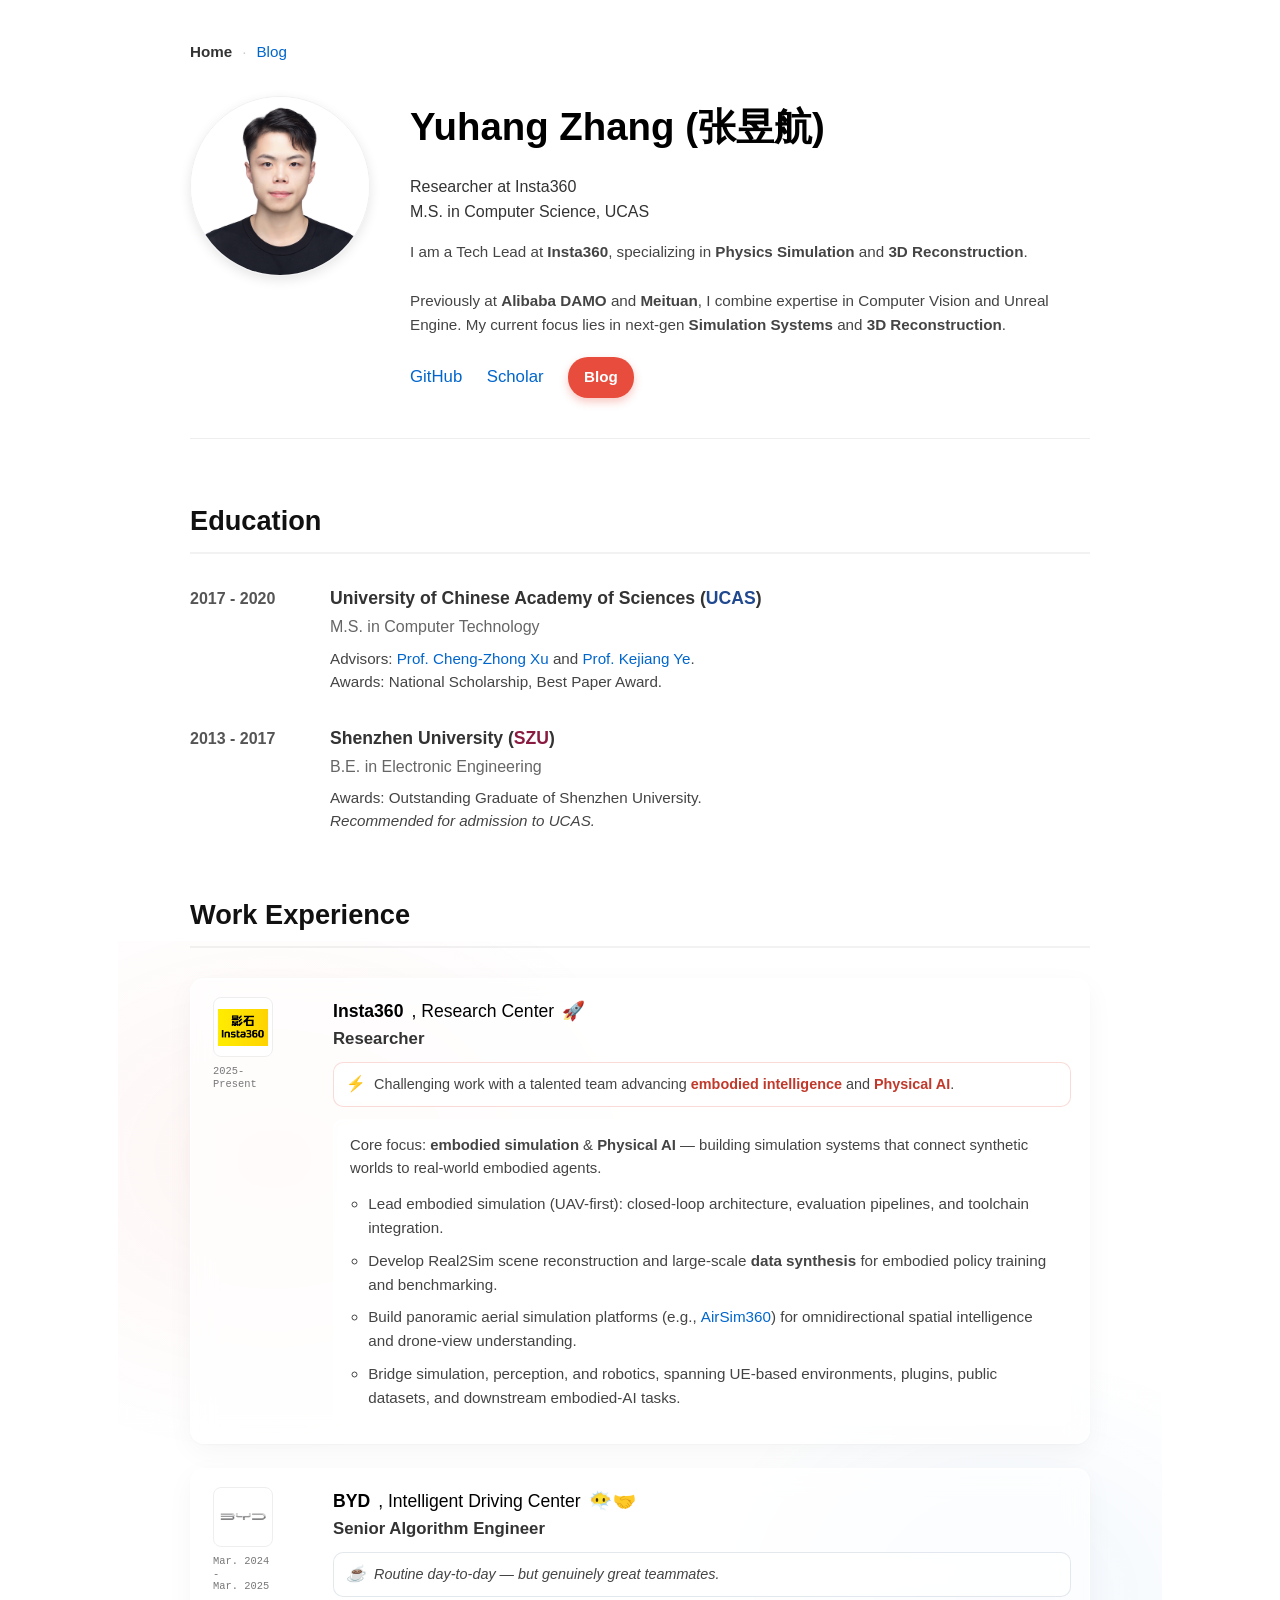
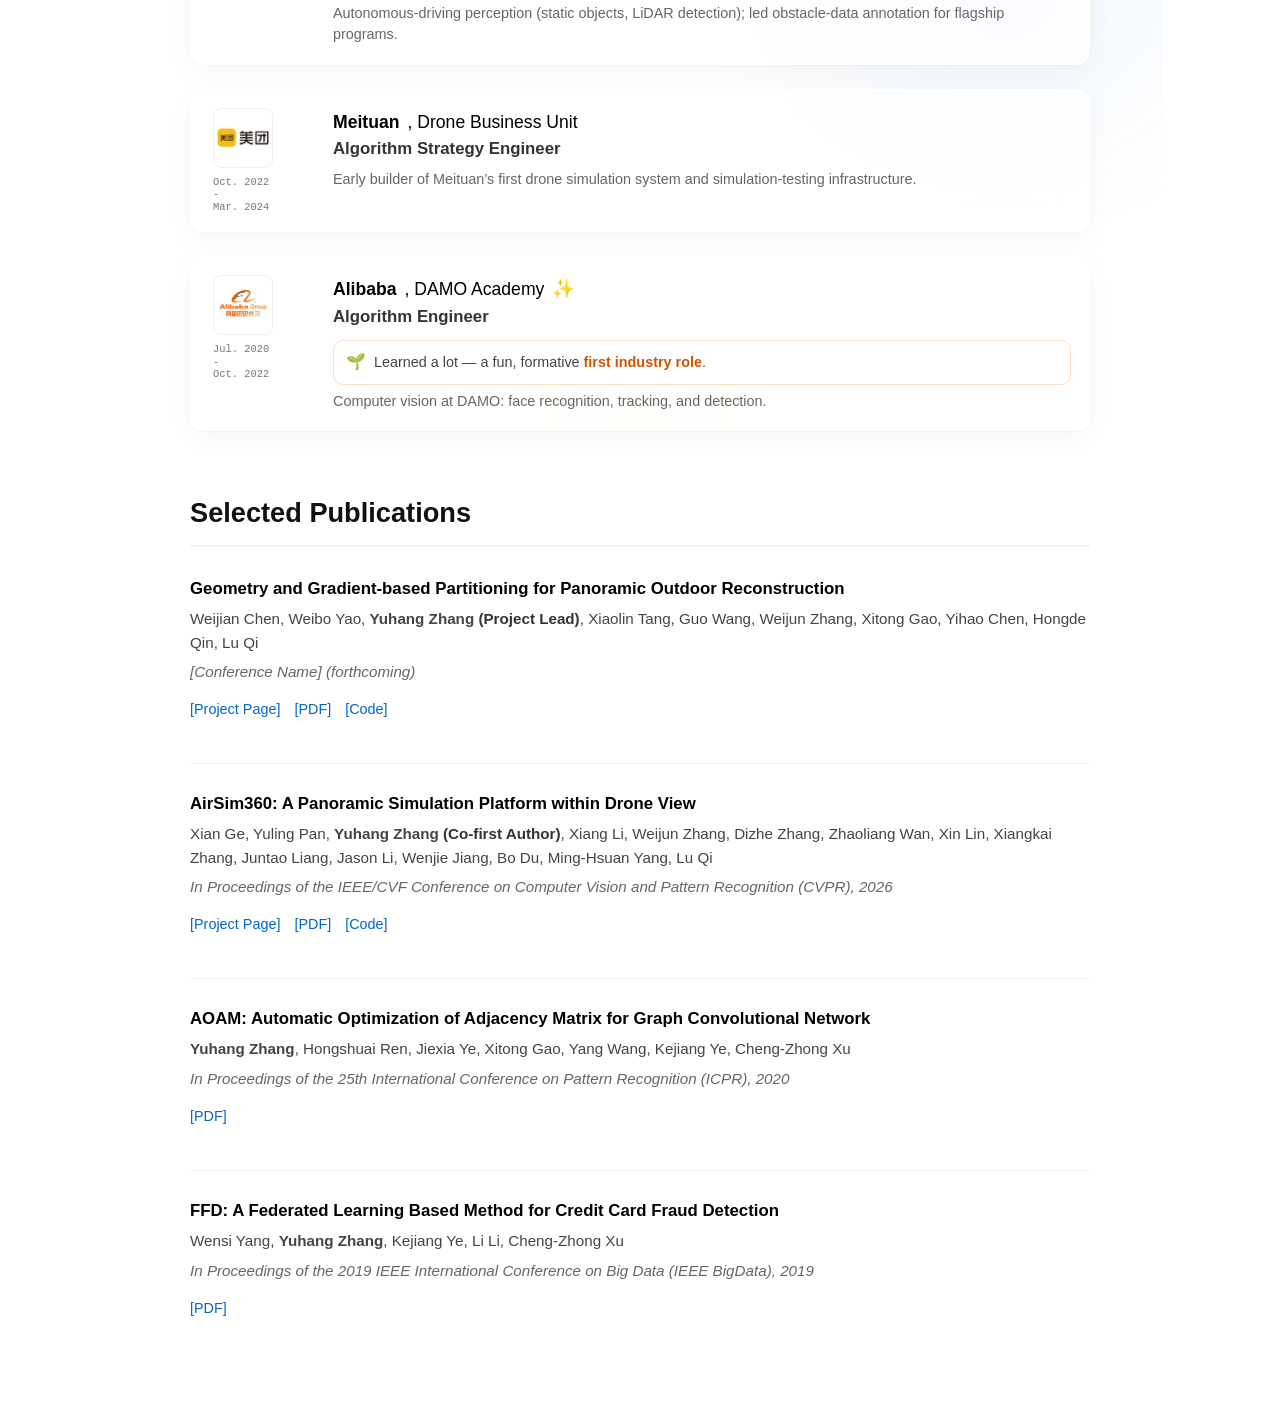
<file: index.html>
<!DOCTYPE html>
<html lang="en">
<head>
    <meta charset="UTF-8">
    <meta name="viewport" content="width=device-width, initial-scale=1.0">
    <title>Yuhang Zhang - Academic Homepage</title>
    <!-- 预加载关键图片（头像） -->
    <link rel="preload" as="image" href="profile_images/yh.png" fetchpriority="high">
    <link rel="stylesheet" href="css/common.css">
    <link rel="stylesheet" href="css/home.css">
</head>
<body>

    <div class="container">

        <nav class="site-nav" aria-label="Site">
            <a href="index.html" aria-current="page">Home</a>
            <span class="site-nav-sep" aria-hidden="true">·</span>
            <a href="blog.html">Blog</a>
        </nav>
        
        <header>
            <div class="profile-photo">
                <img src="profile_images/yh.png" 
                     alt="Yuhang Zhang" 
                     width="180" 
                     height="180" 
                     fetchpriority="high"
                     loading="eager">
            </div>
            
            <div class="bio-info">
                <h1>Yuhang Zhang (张昱航)</h1>
                <p>
                    Researcher at Insta360<br>
                    M.S. in Computer Science, UCAS
                </p>
                <p style="color: #444; font-size: 0.95em; line-height: 1.6;">
                    I am a Tech Lead at <strong>Insta360</strong>, specializing in <strong>Physics Simulation</strong> and <strong>3D Reconstruction</strong>. 
                    <br><br>
                    Previously at <strong>Alibaba DAMO</strong> and <strong>Meituan</strong>, I combine expertise in Computer Vision and Unreal Engine. 
                    My current focus lies in next-gen <strong>Simulation Systems</strong> and <strong>3D Reconstruction</strong>.
                </p>
                <div class="social-links">
                    <a href="https://github.com/Z-Insta360" target="_blank" rel="noopener noreferrer">GitHub</a>
                    <a href="https://scholar.google.com/citations?user=0KSI55UAAAAJ&amp;hl=zh-CN" target="_blank" rel="noopener noreferrer">Scholar</a>
                    <a href="blog.html" class="blog-btn">Blog</a>
                </div>
            </div>
        </header>

        <main>

            <section id="education">
                <h2>Education</h2>
                <ul class="item-list">
                    <li class="item">
                        <div class="edu-date-column">2017 - 2020</div>
                        <div class="content-column">
                            <span class="job-title" style="font-size: 1.1em;">University of Chinese Academy of Sciences (<span class="university-name ucas">UCAS</span>)</span>
                            <span class="subtitle" style="display:block; color:#666; margin-bottom:5px;">M.S. in Computer Technology</span>
                            <div class="work-desc">
                                Advisors: <a href="https://scholar.google.com/citations?user=XsBBTUgAAAAJ&amp;hl=en" target="_blank" rel="noopener noreferrer">Prof. Cheng-Zhong Xu</a> and <a href="https://people.ucas.ac.cn/~kejiang?language=en" target="_blank" rel="noopener noreferrer">Prof. Kejiang Ye</a>.<br>
                                Awards: National Scholarship, Best Paper Award.
                            </div>
                        </div>
                    </li>
                    <li class="item">
                        <div class="edu-date-column">2013 - 2017</div>
                        <div class="content-column">
                            <span class="job-title" style="font-size: 1.1em;">Shenzhen University (<span class="university-name szu">SZU</span>)</span>
                            <span class="subtitle" style="display:block; color:#666; margin-bottom:5px;">B.E. in Electronic Engineering</span>
                            <div class="work-desc">
                                Awards: Outstanding Graduate of Shenzhen University.<br>
                                <em>Recommended for admission to UCAS.</em>
                            </div>
                        </div>
                    </li>
                </ul>
            </section>

            <section id="work">
                <h2>Work Experience</h2>
                <ul class="item-list work-list">
                    
                    <li class="item work-item work-item--insta360">
                        <div class="logo-column">
                            <img src="profile_images/insta360.png" 
                                 alt="Insta360" 
                                 width="60" 
                                 height="60" 
                                 loading="lazy">
                            <span class="date-text">2025-<br>Present</span>
                        </div>
                        <div class="content-column">
                            <div class="work-heading">
                                <span class="company-name">Insta360</span><span class="company-dept">, Research Center</span>
                                <span class="work-mood" title="Current chapter">🚀</span>
                            </div>
                            <span class="job-title">Researcher</span>
                            <p class="work-vibe work-vibe--fire">
                                <span class="work-vibe-emoji" aria-hidden="true">⚡</span>
                                <span>Challenging work with a talented team advancing <strong>embodied intelligence</strong> and <strong>Physical AI</strong>.</span>
                            </p>
                            <div class="work-desc work-desc--featured">
                                <p class="work-focus">Core focus: <strong>embodied simulation</strong> &amp; <strong>Physical AI</strong> — building simulation systems that connect synthetic worlds to real-world embodied agents.</p>
                                <ul class="work-highlights">
                                    <li>Lead embodied simulation (UAV-first): closed-loop architecture, evaluation pipelines, and toolchain integration.</li>
                                    <li>Develop Real2Sim scene reconstruction and large-scale <strong>data synthesis</strong> for embodied policy training and benchmarking.</li>
                                    <li>Build panoramic aerial simulation platforms (e.g., <a href="https://arxiv.org/abs/2512.02009" target="_blank" rel="noopener noreferrer">AirSim360</a>) for omnidirectional spatial intelligence and drone-view understanding.</li>
                                    <li>Bridge simulation, perception, and robotics, spanning UE-based environments, plugins, public datasets, and downstream embodied-AI tasks.</li>
                                </ul>
                            </div>
                        </div>
                    </li>

                    <li class="item work-item work-item--byd">
                        <div class="logo-column">
                            <img src="profile_images/byd.png" 
                                 alt="BYD" 
                                 width="60" 
                                 height="60" 
                                 loading="lazy">
                            <span class="date-text">Mar. 2024<br>-<br>Mar. 2025</span>
                        </div>
                        <div class="content-column">
                            <div class="work-heading">
                                <span class="company-name">BYD</span><span class="company-dept">, Intelligent Driving Center</span>
                                <span class="work-mood" title="Routine but good people">😶‍🌫️🤝</span>
                            </div>
                            <span class="job-title">Senior Algorithm Engineer</span>
                            <p class="work-vibe work-vibe--calm">
                                <span class="work-vibe-emoji" aria-hidden="true">☕</span>
                                <span>Routine day-to-day — but genuinely great teammates.</span>
                            </p>
                            <div class="work-desc work-desc--compact">
                                Autonomous-driving perception (static objects, LiDAR detection); led obstacle-data annotation for flagship programs.
                            </div>
                        </div>
                    </li>

                    <li class="item work-item work-item--meituan">
                        <div class="logo-column">
                            <img src="profile_images/meituan.png" 
                                 alt="Meituan" 
                                 width="60" 
                                 height="60" 
                                 loading="lazy">
                            <span class="date-text">Oct. 2022<br>-<br>Mar. 2024</span>
                        </div>
                        <div class="content-column">
                            <div class="work-heading">
                                <span class="company-name">Meituan</span><span class="company-dept">, Drone Business Unit</span>
                            </div>
                            <span class="job-title">Algorithm Strategy Engineer</span>
                            <div class="work-desc work-desc--compact">
                                Early builder of Meituan’s first drone simulation system and simulation-testing infrastructure.
                            </div>
                        </div>
                    </li>

                    <li class="item work-item work-item--alibaba">
                        <div class="logo-column">
                            <img src="profile_images/alibaba.png" 
                                 alt="Alibaba" 
                                 width="60" 
                                 height="60" 
                                 loading="lazy">
                            <span class="date-text">Jul. 2020<br>-<br>Oct. 2022</span>
                        </div>
                        <div class="content-column">
                            <div class="work-heading">
                                <span class="company-name">Alibaba</span><span class="company-dept">, DAMO Academy</span>
                                <span class="work-mood" title="First industry chapter">✨</span>
                            </div>
                            <span class="job-title">Algorithm Engineer</span>
                            <p class="work-vibe work-vibe--warm">
                                <span class="work-vibe-emoji" aria-hidden="true">🌱</span>
                                <span>Learned a lot — a fun, formative <strong>first industry role</strong>.</span>
                            </p>
                            <div class="work-desc work-desc--compact">
                                Computer vision at DAMO: face recognition, tracking, and detection.
                            </div>
                        </div>
                    </li>
                </ul>
            </section>

            <section id="publications">
                <h2>Selected Publications</h2>

                <ol class="pub-list">
                    <li class="pub-entry">
                        <p class="pub-title">
                            <a href="https://insta360-research-team.github.io/GGPS-Website/" target="_blank" rel="noopener noreferrer">Geometry and Gradient-based Partitioning for Panoramic Outdoor Reconstruction</a>
                        </p>
                        <p class="pub-authors">
                            Weijian Chen, Weibo Yao, <strong>Yuhang Zhang</strong> <span class="pub-role">(Project Lead)</span>, Xiaolin Tang, Guo Wang, Weijun Zhang, Xitong Gao, Yihao Chen, Hongde Qin, Lu Qi
                        </p>
                        <p class="pub-venue">[Conference Name] (forthcoming)</p>
                        <p class="pub-links">
                            <a href="https://insta360-research-team.github.io/GGPS-Website/" target="_blank" rel="noopener noreferrer">Project Page</a>
                            <a href="https://arxiv.org/abs/2607.08769" target="_blank" rel="noopener noreferrer">PDF</a>
                            <a href="https://github.com/Insta360-Research-Team/GGPS" target="_blank" rel="noopener noreferrer">Code</a>
                        </p>
                    </li>

                    <li class="pub-entry">
                        <p class="pub-title">
                            <a href="https://arxiv.org/abs/2512.02009" target="_blank" rel="noopener noreferrer">AirSim360: A Panoramic Simulation Platform within Drone View</a>
                        </p>
                        <p class="pub-authors">
                            Xian Ge, Yuling Pan, <strong>Yuhang Zhang</strong> <span class="pub-role">(Co-first Author)</span>,
                            Xiang Li, Weijun Zhang, Dizhe Zhang, Zhaoliang Wan, Xin Lin, Xiangkai Zhang, Juntao Liang, Jason Li,
                            Wenjie Jiang, Bo Du, Ming-Hsuan Yang, Lu Qi
                        </p>
                        <p class="pub-venue">In <em>Proceedings of the IEEE/CVF Conference on Computer Vision and Pattern Recognition (CVPR)</em>, 2026</p>
                        <p class="pub-links">
                            <a href="https://insta360-research-team.github.io/AirSim360-website/" target="_blank" rel="noopener noreferrer">Project Page</a>
                            <a href="https://arxiv.org/abs/2512.02009" target="_blank" rel="noopener noreferrer">PDF</a>
                            <a href="https://github.com/Insta360-Research-Team/AirSim360" target="_blank" rel="noopener noreferrer">Code</a>
                        </p>
                    </li>

                    <li class="pub-entry">
                        <p class="pub-title">
                            <a href="https://ieeexplore.ieee.org/abstract/document/9412046" target="_blank" rel="noopener noreferrer">AOAM: Automatic Optimization of Adjacency Matrix for Graph Convolutional Network</a>
                        </p>
                        <p class="pub-authors">
                            <strong>Yuhang Zhang</strong>, Hongshuai Ren, Jiexia Ye, Xitong Gao, Yang Wang, Kejiang Ye, Cheng-Zhong Xu
                        </p>
                        <p class="pub-venue">In <em>Proceedings of the 25th International Conference on Pattern Recognition (ICPR)</em>, 2020</p>
                        <p class="pub-links">
                            <a href="https://ieeexplore.ieee.org/abstract/document/9412046" target="_blank" rel="noopener noreferrer">PDF</a>
                        </p>
                    </li>

                    <li class="pub-entry">
                        <p class="pub-title">
                            <a href="https://link.springer.com/chapter/10.1007/978-3-030-23551-2_2" target="_blank" rel="noopener noreferrer">FFD: A Federated Learning Based Method for Credit Card Fraud Detection</a>
                        </p>
                        <p class="pub-authors">
                            Wensi Yang, <strong>Yuhang Zhang</strong>, Kejiang Ye, Li Li, Cheng-Zhong Xu
                        </p>
                        <p class="pub-venue">In <em>Proceedings of the 2019 IEEE International Conference on Big Data (IEEE BigData)</em>, 2019</p>
                        <p class="pub-links">
                            <a href="https://link.springer.com/chapter/10.1007/978-3-030-23551-2_2" target="_blank" rel="noopener noreferrer">PDF</a>
                        </p>
                    </li>
                </ol>

            </section>

        </main>
    </div>

</body>
</html>
</file>
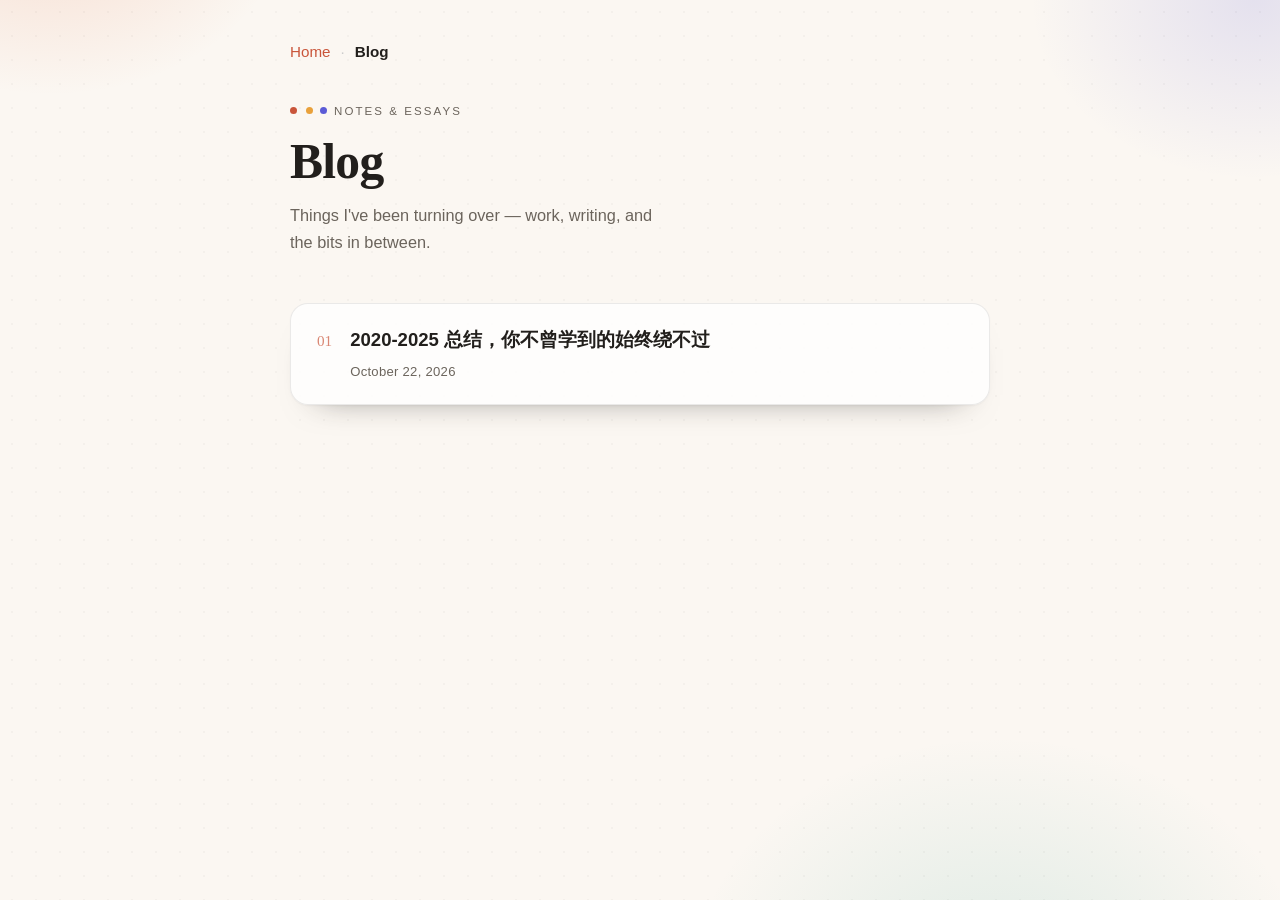
<file: blog.html>
<!DOCTYPE html>
<html lang="en">
<head>
    <meta charset="UTF-8">
    <meta name="viewport" content="width=device-width, initial-scale=1.0">
    <title>Blog - Yuhang Zhang</title>
    <link rel="stylesheet" href="css/common.css">
    <link rel="stylesheet" href="css/blog.css">
</head>
<body class="page-blog-index">
    <div class="container container--narrow">
        <nav class="site-nav" aria-label="Site">
            <a href="index.html">Home</a>
            <span class="site-nav-sep" aria-hidden="true">·</span>
            <a href="blog.html" aria-current="page">Blog</a>
        </nav>

        <header class="blog-hero">
            <p class="blog-kicker">
                <span class="dot dot--a"></span>
                <span class="dot dot--b"></span>
                <span class="dot dot--c"></span>
                <span>Notes &amp; essays</span>
            </p>
            <h1 class="blog-hero-title">Blog</h1>
            <p class="blog-hero-desc">
                Things I've been turning over — work, writing, and the bits in between.
            </p>
        </header>

        <!-- Built from blog/index.json by scripts/build_index.py.
             Publishing a post = creating blog/posts/<slug>.md. No HTML editing. -->
        <ul class="post-list" id="post-list"></ul>

        <p class="empty-note" id="empty-note" hidden>
            The first piece is still being written. Check back soon.
        </p>

        <p class="empty-note empty-note--error" id="load-error" hidden>
            Could not load <code>blog/index.json</code>. If you're previewing locally, serve the
            folder over HTTP (<code>python3 -m http.server</code>) instead of opening the file directly.
        </p>

        <noscript>
            <p class="empty-note">This page uses JavaScript to build the post list.</p>
        </noscript>
    </div>

    <script>
        (function () {
            const list = document.getElementById('post-list');

            function buildCard(post, index) {
                const item = document.createElement('li');
                item.className = 'post-card';

                const link = document.createElement('a');
                link.className = 'post-card-link';
                link.href = 'blog/post.html?post=' + encodeURIComponent(post.slug);

                const number = document.createElement('span');
                number.className = 'post-card-index';
                number.setAttribute('aria-hidden', 'true');
                number.textContent = String(index + 1).padStart(2, '0');

                const body = document.createElement('span');
                body.className = 'post-card-body';

                const title = document.createElement('span');
                title.className = 'post-card-title';
                title.textContent = post.title;
                body.appendChild(title);

                const meta = document.createElement('span');
                meta.className = 'post-card-meta';
                meta.textContent = post.display || post.date || '';
                body.appendChild(meta);

                if (post.summary) {
                    const summary = document.createElement('span');
                    summary.className = 'post-card-summary';
                    summary.textContent = post.summary;
                    body.appendChild(summary);
                }

                const arrow = document.createElement('span');
                arrow.className = 'post-card-arrow';
                arrow.setAttribute('aria-hidden', 'true');
                arrow.textContent = '→';

                link.appendChild(number);
                link.appendChild(body);
                link.appendChild(arrow);
                item.appendChild(link);
                return item;
            }

            fetch('blog/index.json', { cache: 'no-cache' })
                .then(function (res) {
                    if (!res.ok) throw new Error('HTTP ' + res.status);
                    return res.json();
                })
                .then(function (data) {
                    const posts = data.posts || [];

                    if (!posts.length) {
                        document.getElementById('empty-note').hidden = false;
                        return;
                    }

                    posts.forEach(function (post, index) {
                        list.appendChild(buildCard(post, index));
                    });
                })
                .catch(function () {
                    document.getElementById('load-error').hidden = false;
                });
        })();
    </script>
</body>
</html>
</file>
<file: css/common.css>
/* Shared site styles */
:root {
    --primary-color: #333;
    --link-color: #0066cc;
    --bg-color: #ffffff;
    --secondary-text: #666;
    --border-color: #eee;
    --font-main: -apple-system, BlinkMacSystemFont, "Segoe UI", Roboto, Helvetica, Arial, sans-serif;
}

*,
*::before,
*::after {
    box-sizing: border-box;
}

body {
    font-family: var(--font-main);
    line-height: 1.6;
    color: var(--primary-color);
    background-color: var(--bg-color);
    margin: 0;
    padding: 40px 20px;
}

.container {
    max-width: 900px;
    margin: 0 auto;
}

.container--narrow {
    max-width: 700px;
}

a {
    color: var(--link-color);
    text-decoration: none;
}

a:hover {
    text-decoration: underline;
}

.site-nav {
    display: flex;
    align-items: center;
    gap: 10px;
    margin-bottom: 32px;
    font-size: 0.95em;
}

.site-nav a {
    font-weight: 500;
    color: var(--link-color);
}

.site-nav a[aria-current="page"] {
    color: var(--primary-color);
    font-weight: 600;
    pointer-events: none;
    text-decoration: none;
}

.site-nav-sep {
    color: #ccc;
    user-select: none;
}

.page-header {
    margin-bottom: 48px;
    border-bottom: 1px solid var(--border-color);
    padding-bottom: 20px;
}

.page-header h1 {
    font-size: 1.8em;
    font-weight: 400;
    margin: 0 0 10px;
    color: #000;
}

.back-link {
    font-size: 0.95em;
}

.tag-pending {
    display: inline-block;
    font-size: 0.75em;
    border: 1px solid #ddd;
    padding: 2px 8px;
    border-radius: 4px;
    color: #999;
    margin-right: 8px;
    text-transform: uppercase;
    letter-spacing: 0.5px;
    background-color: #fafafa;
}

.error-message {
    color: #c0392b;
    padding: 20px 0;
}

.error-message a {
    display: inline-block;
    margin-top: 12px;
}

@media (max-width: 650px) {
    body {
        padding: 32px 16px;
    }

    .site-nav {
        margin-bottom: 24px;
    }
}

@media (prefers-reduced-motion: reduce) {
    *,
    *::before,
    *::after {
        animation-duration: 0.01ms !important;
        animation-iteration-count: 1 !important;
        transition-duration: 0.01ms !important;
    }
}
</file>
<file: css/home.css>
/* Homepage-specific styles */

header {
    display: flex;
    align-items: flex-start;
    gap: 40px;
    margin-bottom: 60px;
    border-bottom: 1px solid #eee;
    padding-bottom: 40px;
}

.profile-photo {
    flex-shrink: 0;
    width: 180px;
    height: 180px;
    border-radius: 50%;
    overflow: hidden;
    box-shadow: 0 4px 12px rgba(0, 0, 0, 0.1);
    border: 1px solid #f0f0f0;
}

.profile-photo img {
    width: 100%;
    height: 100%;
    object-fit: cover;
}

.bio-info {
    flex-grow: 1;
}

.bio-info h1 {
    margin-top: 0;
    font-size: 2.4em;
    margin-bottom: 5px;
    color: #000;
}

.bio-info p {
    margin-bottom: 12px;
}

.social-links {
    margin-top: 20px;
}

.social-links a {
    margin-right: 20px;
    font-weight: 500;
    font-size: 1.05em;
}

.social-links a.blog-btn {
    display: inline-block;
    background-color: #e74c3c;
    color: #fff !important;
    padding: 8px 16px;
    border-radius: 20px;
    font-weight: 600;
    font-size: 0.95em;
    box-shadow: 0 4px 8px rgba(231, 76, 60, 0.3);
    transition: all 0.3s ease;
    animation: bounce 2s infinite;
    text-decoration: none;
}

.social-links a.blog-btn:hover {
    background-color: #c0392b;
    transform: translateY(-2px);
    box-shadow: 0 6px 12px rgba(231, 76, 60, 0.4);
    text-decoration: none;
}

@keyframes bounce {
    0%, 20%, 50%, 80%, 100% {
        transform: translateY(0);
    }
    40% {
        transform: translateY(-8px);
    }
    60% {
        transform: translateY(-4px);
    }
}

section {
    margin-bottom: 60px;
}

h2 {
    font-size: 1.7em;
    border-bottom: 2px solid #f2f2f2;
    padding-bottom: 10px;
    margin-bottom: 30px;
    color: #111;
}

.item-list {
    list-style: none;
    padding: 0;
}

.item {
    display: flex;
    margin-bottom: 30px;
}

.content-column {
    flex-grow: 1;
}

.edu-date-column {
    width: 140px;
    flex-shrink: 0;
    font-weight: 600;
    color: #555;
    padding-top: 2px;
}

.university-name.ucas {
    color: rgb(33, 73, 143);
    font-weight: 800;
}

.university-name.szu {
    color: rgb(137, 27, 65);
    font-weight: 800;
}

.logo-column {
    width: 100px;
    flex-shrink: 0;
    display: flex;
    flex-direction: column;
    align-items: flex-start;
    margin-right: 20px;
}

.logo-column img {
    width: 60px;
    height: 60px;
    object-fit: contain;
    margin-bottom: 8px;
    border-radius: 8px;
    background-color: #fff;
    border: 1px solid #eee;
    padding: 2px;
}

.logo-column img[src*="insta360"],
.logo-column img[src*="byd"],
.logo-column img[src*="alibaba"] {
    background-color: #fff;
    padding: 4px;
}

.logo-column .date-text {
    font-size: 0.8em;
    color: #777;
    font-family: monospace;
    line-height: 1.2;
}

.company-name {
    font-weight: 800;
    color: #000;
    font-size: 1.1em;
    display: inline;
}

.company-dept {
    font-weight: 400;
    color: #000;
    font-size: 1.1em;
    display: inline;
}

.job-title {
    font-weight: 600;
    font-size: 1.05em;
    color: #333;
    margin-bottom: 2px;
    display: block;
}

.work-desc {
    font-size: 0.95em;
    color: #444;
    margin-top: 8px;
    line-height: 1.5;
}

.work-desc--compact {
    margin-top: 6px;
    color: #666;
    font-size: 0.9em;
}

.work-desc--featured {
    margin-top: 12px;
    padding: 14px 16px;
    background: rgba(255, 255, 255, 0.55);
    backdrop-filter: blur(8px);
    -webkit-backdrop-filter: blur(8px);
    border-radius: 10px;
    border: 1px solid rgba(255, 255, 255, 0.85);
    box-shadow: inset 0 1px 0 rgba(255, 255, 255, 0.9);
}

.work-desc--featured .work-focus {
    margin: 0 0 12px;
    font-size: 0.98em;
    line-height: 1.55;
}

.work-highlights {
    margin: 0;
    padding-left: 1.2em;
    line-height: 1.6;
}

.work-highlights li {
    margin-bottom: 8px;
}

.work-highlights li:last-child {
    margin-bottom: 0;
}

.work-highlights a {
    font-weight: 500;
}

/* Work experience — frosted glass cards */
#work {
    position: relative;
}

#work::before {
    content: "";
    position: absolute;
    left: -8%;
    right: -8%;
    top: 48px;
    bottom: 0;
    background:
        radial-gradient(ellipse 70% 50% at 15% 20%, rgba(231, 76, 60, 0.06) 0%, transparent 55%),
        radial-gradient(ellipse 60% 45% at 85% 60%, rgba(0, 102, 204, 0.05) 0%, transparent 50%),
        radial-gradient(ellipse 50% 40% at 50% 100%, rgba(255, 195, 0, 0.04) 0%, transparent 45%);
    pointer-events: none;
    z-index: 0;
}

.work-list {
    position: relative;
    z-index: 1;
}

.work-list .work-item {
    position: relative;
    padding: 18px 18px 18px 22px;
    margin-bottom: 24px;
    border-radius: 14px;
    border: 1px solid rgba(255, 255, 255, 0.75);
    background: rgba(255, 255, 255, 0.62);
    backdrop-filter: blur(12px) saturate(1.15);
    -webkit-backdrop-filter: blur(12px) saturate(1.15);
    box-shadow:
        0 1px 2px rgba(0, 0, 0, 0.03),
        0 8px 28px rgba(0, 0, 0, 0.04),
        inset 0 1px 0 rgba(255, 255, 255, 0.95);
    transition: box-shadow 0.25s ease, border-color 0.25s ease;
}

.work-list .work-item:hover {
    border-color: rgba(255, 255, 255, 0.95);
    box-shadow:
        0 2px 4px rgba(0, 0, 0, 0.04),
        0 12px 36px rgba(0, 0, 0, 0.06),
        inset 0 1px 0 rgba(255, 255, 255, 1);
}

.work-list .work-item:last-child {
    margin-bottom: 0;
}

.work-item--insta360 {
    border-left: 4px solid #e74c3c;
    background: linear-gradient(
        145deg,
        rgba(255, 248, 245, 0.88) 0%,
        rgba(255, 255, 255, 0.58) 55%,
        rgba(255, 252, 250, 0.72) 100%
    );
}

.work-item--byd {
    border-left: 4px solid #8fa4b8;
    background: linear-gradient(
        145deg,
        rgba(245, 249, 255, 0.88) 0%,
        rgba(255, 255, 255, 0.58) 55%,
        rgba(250, 252, 255, 0.72) 100%
    );
}

.work-item--meituan {
    border-left: 4px solid #ffc300;
    background: linear-gradient(
        145deg,
        rgba(255, 253, 245, 0.9) 0%,
        rgba(255, 255, 255, 0.58) 55%,
        rgba(255, 254, 248, 0.72) 100%
    );
}

.work-item--alibaba {
    border-left: 4px solid #ff6a00;
    background: linear-gradient(
        145deg,
        rgba(255, 250, 243, 0.9) 0%,
        rgba(255, 255, 255, 0.58) 55%,
        rgba(255, 252, 247, 0.72) 100%
    );
}

@supports not ((backdrop-filter: blur(1px)) or (-webkit-backdrop-filter: blur(1px))) {
    .work-list .work-item {
        background: #fff;
    }

    .work-item--insta360 {
        background: linear-gradient(145deg, #fff8f5 0%, #fff 100%);
    }

    .work-item--byd {
        background: linear-gradient(145deg, #f5f9ff 0%, #fff 100%);
    }

    .work-item--meituan {
        background: linear-gradient(145deg, #fffdf5 0%, #fff 100%);
    }

    .work-item--alibaba {
        background: linear-gradient(145deg, #fffaf4 0%, #fff 100%);
    }

    .work-desc--featured {
        background: #fff;
    }
}

.work-heading {
    display: flex;
    flex-wrap: wrap;
    align-items: center;
    gap: 8px;
}

.work-mood {
    font-size: 1.15em;
    line-height: 1;
    letter-spacing: 0.05em;
}

.work-vibe {
    display: flex;
    align-items: flex-start;
    gap: 8px;
    margin: 10px 0 0;
    padding: 10px 12px;
    border-radius: 10px;
    font-size: 0.9em;
    line-height: 1.55;
    color: #444;
    backdrop-filter: blur(6px);
    -webkit-backdrop-filter: blur(6px);
}

.work-vibe-emoji {
    flex-shrink: 0;
    font-size: 1.1em;
    line-height: 1.4;
}

.work-vibe--fire {
    background: rgba(255, 255, 255, 0.45);
    border: 1px solid rgba(231, 76, 60, 0.2);
    box-shadow: inset 0 1px 0 rgba(255, 255, 255, 0.8);
}

.work-vibe--fire strong {
    color: #c0392b;
}

.work-vibe--calm {
    background: rgba(255, 255, 255, 0.45);
    border: 1px solid rgba(143, 164, 184, 0.25);
    box-shadow: inset 0 1px 0 rgba(255, 255, 255, 0.8);
    font-style: italic;
}

.work-vibe--warm {
    background: rgba(255, 255, 255, 0.45);
    border: 1px solid rgba(255, 106, 0, 0.22);
    box-shadow: inset 0 1px 0 rgba(255, 255, 255, 0.8);
}

.work-vibe--warm strong {
    color: #d35400;
}

.pub-list {
    list-style: none;
    padding: 0;
    margin: 0;
}

.pub-entry {
    margin-bottom: 28px;
    padding-bottom: 28px;
    border-bottom: 1px solid #f0f0f0;
    line-height: 1.55;
}

.pub-entry:last-child {
    margin-bottom: 0;
    padding-bottom: 0;
    border-bottom: none;
}

.pub-title {
    font-weight: 700;
    font-size: 1.05em;
    color: #000;
    margin: 0 0 6px;
    line-height: 1.45;
}

.pub-title a {
    color: #000;
}

.pub-title a:hover {
    color: var(--link-color);
}

.pub-title-pending {
    color: #555;
    font-style: italic;
    font-weight: 600;
}

.pub-authors {
    margin: 0 0 6px;
    font-size: 0.95em;
    color: #444;
}

.pub-role {
    font-weight: 600;
    color: #333;
}

.pub-venue {
    margin: 0 0 10px;
    font-size: 0.95em;
    font-style: italic;
    color: var(--secondary-text);
}

.pub-links {
    font-size: 0.9em;
}

.pub-links a {
    display: inline-block;
    margin-right: 10px;
    font-weight: 500;
}

.pub-links a::before {
    content: "[";
}

.pub-links a::after {
    content: "]";
}

.pub-links a:hover {
    text-decoration: none;
}

.pub-links .tag-pending {
    display: inline-block;
    margin-right: 10px;
    font-weight: 500;
    color: #999;
}

.pub-links .tag-pending::before,
.pub-links .tag-pending::after {
    content: none;
}

@media (max-width: 650px) {
    header {
        flex-direction: column;
        align-items: center;
        text-align: center;
    }

    .item {
        flex-direction: column;
    }

    .logo-column {
        flex-direction: row;
        align-items: center;
        width: 100%;
        margin-bottom: 10px;
    }

    .logo-column img {
        margin-right: 15px;
        margin-bottom: 0;
    }

    .edu-date-column {
        margin-bottom: 5px;
    }

    .work-list .work-item {
        padding: 14px 12px 14px 16px;
    }

    .work-heading {
        justify-content: center;
    }

    .work-vibe {
        text-align: left;
    }
}
</file>
<file: css/blog.css>
/* =========================================================
   Blog pages — a warm "paper" theme layered over common.css.
   Loaded only by blog.html and blog/post.html.
   ========================================================= */

:root {
    --blog-ink: #221f1c;
    --blog-muted: #6b645c;
    --blog-accent: #c9553a;
    --blog-accent-deep: #a8442e;
    --blog-accent-2: #5b5bd6;
    --blog-accent-3: #2f9e8f;
    --blog-card: rgba(255, 255, 255, 0.78);
    --blog-line: rgba(34, 31, 28, 0.09);
    --blog-serif: "Iowan Old Style", "Songti SC", "Noto Serif CJK SC", Georgia, "Times New Roman", serif;
    --blog-mono: "SF Mono", Monaco, Menlo, "Ubuntu Mono", monospace;
}

/* ---------- Page canvas ---------- */

body {
    color: var(--blog-ink);
    background-color: #fbf7f2;
    background-image:
        radial-gradient(44ch 34ch at 4% -10%, rgba(230, 126, 84, 0.22), transparent 68%),
        radial-gradient(40ch 32ch at 98% 0%, rgba(91, 91, 214, 0.14), transparent 70%),
        radial-gradient(54ch 44ch at 78% 110%, rgba(47, 158, 143, 0.14), transparent 72%);
    background-repeat: no-repeat;
    background-attachment: fixed;
    min-height: 100vh;
}

body::after {
    content: "";
    position: fixed;
    inset: 0;
    z-index: 0;
    pointer-events: none;
    background-image: radial-gradient(rgba(34, 31, 28, 0.06) 1px, transparent 1px);
    background-size: 24px 24px;
    opacity: 0.55;
}

.container {
    position: relative;
    z-index: 1;
}

.site-nav a {
    color: var(--blog-accent);
}

.site-nav a[aria-current="page"] {
    color: var(--blog-ink);
}

.back-link {
    color: var(--blog-accent);
    font-size: 0.92em;
}

/* ---------- List page: hero ---------- */

.blog-hero {
    margin: 6px 0 46px;
}

.blog-kicker {
    display: inline-flex;
    align-items: center;
    gap: 7px;
    margin: 0 0 16px;
    font-size: 0.72em;
    font-weight: 500;
    letter-spacing: 0.18em;
    text-transform: uppercase;
    color: var(--blog-muted);
}

.dot {
    width: 7px;
    height: 7px;
    border-radius: 50%;
    display: inline-block;
    flex: 0 0 auto;
}

.dot--a { background: var(--blog-accent); }
.dot--b { background: #e9a13b; }
.dot--c { background: var(--blog-accent-2); }

.blog-kicker .dot:first-child {
    margin-right: 2px;
}

.blog-hero-title {
    font-family: var(--blog-serif);
    font-size: 3.1em;
    font-weight: 600;
    line-height: 1.04;
    letter-spacing: -0.015em;
    color: var(--blog-ink);
    margin: 0 0 14px;
}

.blog-hero-desc {
    margin: 0;
    max-width: 40ch;
    color: var(--blog-muted);
    font-size: 1.02em;
    line-height: 1.7;
}

/* ---------- List page: post cards ---------- */

.post-list {
    list-style: none;
    margin: 0;
    padding: 0;
    display: grid;
    gap: 16px;
}

.post-list:empty {
    display: none;
}

.post-card-link {
    position: relative;
    display: grid;
    grid-template-columns: auto 1fr auto;
    align-items: start;
    gap: 0 18px;
    padding: 22px 22px 22px 26px;
    border: 1px solid var(--blog-line);
    border-radius: 18px;
    background: var(--blog-card);
    box-shadow:
        0 1px 2px rgba(34, 31, 28, 0.04),
        0 18px 34px -28px rgba(34, 31, 28, 0.6);
    text-decoration: none;
    overflow: hidden;
    transition:
        transform 0.28s cubic-bezier(0.2, 0.8, 0.3, 1),
        box-shadow 0.28s ease,
        border-color 0.28s ease,
        background-color 0.28s ease;
}

.post-card-link::before {
    content: "";
    position: absolute;
    inset: 0 auto 0 0;
    width: 4px;
    background: linear-gradient(180deg, #ef9a6a, var(--blog-accent));
    transform: scaleY(0);
    transform-origin: 50% 0;
    transition: transform 0.3s cubic-bezier(0.2, 0.8, 0.3, 1);
}

.post-card-link:hover,
.post-card-link:focus-visible {
    transform: translateY(-3px);
    background: rgba(255, 255, 255, 0.95);
    border-color: rgba(201, 85, 58, 0.32);
    box-shadow:
        0 2px 4px rgba(34, 31, 28, 0.05),
        0 24px 42px -26px rgba(34, 31, 28, 0.55);
    text-decoration: none;
}

.post-card-link:hover::before,
.post-card-link:focus-visible::before {
    transform: scaleY(1);
}

.post-card-index {
    font-family: var(--blog-serif);
    font-size: 0.95em;
    font-variant-numeric: tabular-nums;
    color: var(--blog-accent);
    opacity: 0.7;
    padding-top: 3px;
}

.post-card-body {
    display: grid;
    gap: 7px;
    min-width: 0;
}

.post-card-title {
    font-size: 1.16em;
    font-weight: 600;
    line-height: 1.5;
    color: var(--blog-ink);
}

.post-card-meta {
    font-size: 0.82em;
    letter-spacing: 0.02em;
    color: var(--blog-muted);
}

.post-card-summary {
    margin-top: 2px;
    font-size: 0.93em;
    line-height: 1.7;
    color: #58524c;
}

.post-card-arrow {
    align-self: center;
    font-size: 1.1em;
    color: var(--blog-accent);
    opacity: 0;
    transform: translateX(-6px);
    transition: opacity 0.25s ease, transform 0.25s ease;
}

.post-card-link:hover .post-card-arrow,
.post-card-link:focus-visible .post-card-arrow {
    opacity: 1;
    transform: translateX(0);
}

/* ---------- Shared notes / states ---------- */

.empty-note {
    margin: 0;
    padding: 26px 22px;
    text-align: center;
    font-size: 0.97em;
    color: var(--blog-muted);
    background: rgba(255, 255, 255, 0.62);
    border: 1px dashed rgba(34, 31, 28, 0.16);
    border-radius: 16px;
}

.empty-note code {
    font-family: var(--blog-mono);
    font-size: 0.88em;
    background: rgba(34, 31, 28, 0.06);
    padding: 1px 5px;
    border-radius: 4px;
}

.empty-note--error {
    color: var(--blog-accent-deep);
    border-style: solid;
    border-color: rgba(201, 85, 58, 0.28);
    background: rgba(255, 255, 255, 0.82);
}

.loading {
    text-align: center;
    color: var(--blog-muted);
    padding: 56px 0 48px;
}

.loading::after {
    content: "";
    display: block;
    width: 34px;
    height: 34px;
    margin: 20px auto 0;
    border-radius: 50%;
    border: 2px solid rgba(201, 85, 58, 0.18);
    border-top-color: var(--blog-accent);
    animation: blog-spin 0.9s linear infinite;
}

@keyframes blog-spin {
    to { transform: rotate(360deg); }
}

.error-message {
    padding: 26px;
    border: 1px solid rgba(201, 85, 58, 0.28);
    border-radius: 16px;
    background: rgba(255, 255, 255, 0.85);
    color: var(--blog-accent-deep);
}

.error-message a {
    display: inline-block;
    margin-top: 12px;
}

[hidden] {
    display: none !important;
}

/* ---------- Article page ---------- */

.reading-progress {
    position: fixed;
    top: 0;
    left: 0;
    right: 0;
    height: 3px;
    z-index: 50;
    pointer-events: none;
}

.reading-progress span {
    display: block;
    height: 100%;
    width: 0;
    background: linear-gradient(90deg, #ef9a6a, var(--blog-accent) 55%, var(--blog-accent-2));
    transition: width 0.12s linear;
}

.article-head {
    margin: 4px 0 30px;
}

.article-title {
    font-family: var(--blog-serif);
    font-size: 2.06em;
    font-weight: 600;
    line-height: 1.34;
    letter-spacing: -0.01em;
    color: var(--blog-ink);
    margin: 18px 0 16px;
    text-wrap: balance;
}

.article-meta {
    display: flex;
    flex-wrap: wrap;
    align-items: center;
    gap: 10px;
    font-size: 0.85em;
    color: var(--blog-muted);
}

.article-meta .sep {
    width: 5px;
    height: 5px;
    border-radius: 50%;
    background: rgba(201, 85, 58, 0.45);
}

.article-content {
    position: relative;
    overflow: hidden;
    padding: 42px 46px 46px;
    border: 1px solid var(--blog-line);
    border-radius: 20px;
    background: rgba(255, 255, 255, 0.87);
    box-shadow:
        0 1px 2px rgba(34, 31, 28, 0.04),
        0 34px 64px -48px rgba(34, 31, 28, 0.65);
    font-size: 1.045em;
    line-height: 1.9;
    color: #33302c;
}

.article-content::before {
    content: "";
    position: absolute;
    top: 0;
    left: 0;
    right: 0;
    height: 4px;
    background: linear-gradient(90deg, #ef9a6a, var(--blog-accent) 45%, var(--blog-accent-2));
    opacity: 0.85;
}

.article-content > :first-child { margin-top: 0; }
.article-content > :last-child { margin-bottom: 0; }

.article-content p {
    margin: 0 0 1.35em;
}

.article-content h1 {
    font-size: 1.7em;
    font-weight: 600;
    line-height: 1.4;
    color: var(--blog-ink);
    margin: 1.9em 0 0.7em;
}

.article-content h2 {
    position: relative;
    font-size: 1.42em;
    font-weight: 600;
    line-height: 1.45;
    color: var(--blog-ink);
    margin: 2.1em 0 0.8em;
    padding-left: 16px;
}

.article-content h2::before {
    content: "";
    position: absolute;
    left: 0;
    top: 0.32em;
    bottom: 0.32em;
    width: 4px;
    border-radius: 2px;
    background: linear-gradient(180deg, #ef9a6a, var(--blog-accent));
}

.article-content h3 {
    font-size: 1.14em;
    font-weight: 600;
    line-height: 1.5;
    color: var(--blog-ink);
    margin: 1.8em 0 0.6em;
}

.article-content ul,
.article-content ol {
    margin: 0 0 1.35em;
    padding-left: 1.4em;
}

.article-content li {
    margin-bottom: 0.5em;
}

.article-content li::marker {
    color: var(--blog-accent);
}

.article-content code {
    font-family: var(--blog-mono);
    font-size: 0.87em;
    padding: 0.18em 0.42em;
    border-radius: 5px;
    background: rgba(201, 85, 58, 0.09);
    color: var(--blog-accent-deep);
}

.article-content pre {
    margin: 1.6em 0;
    padding: 20px 22px;
    border-radius: 14px;
    background: #2c2825;
    color: #f3eee7;
    font-size: 0.92em;
    line-height: 1.65;
    overflow-x: auto;
    box-shadow: inset 0 0 0 1px rgba(255, 255, 255, 0.07);
}

.article-content pre code {
    padding: 0;
    background: transparent;
    color: inherit;
    font-size: inherit;
    border-radius: 0;
}

.article-content blockquote {
    margin: 1.6em 0;
    padding: 18px 22px;
    border-left: 4px solid var(--blog-accent);
    border-radius: 0 12px 12px 0;
    background: rgba(201, 85, 58, 0.055);
    color: #56504a;
}

.article-content blockquote p:last-child {
    margin-bottom: 0;
}

.article-content a {
    color: var(--blog-accent);
    text-decoration: none;
    background-image: linear-gradient(currentColor, currentColor);
    background-repeat: no-repeat;
    background-position: 0 100%;
    background-size: 100% 1px;
    transition: color 0.2s ease, background-size 0.2s ease;
}

.article-content a:hover {
    color: var(--blog-accent-deep);
    background-size: 100% 2px;
    text-decoration: none;
}

.article-content img {
    max-width: 100%;
    height: auto;
    margin: 1.6em 0;
    border-radius: 12px;
    box-shadow: 0 16px 30px -22px rgba(34, 31, 28, 0.55);
}

.article-content table {
    width: 100%;
    margin: 1.6em 0;
    border-collapse: collapse;
    font-size: 0.94em;
}

.article-content th,
.article-content td {
    padding: 11px 14px;
    text-align: left;
    border-bottom: 1px solid var(--blog-line);
}

.article-content th {
    background: rgba(201, 85, 58, 0.07);
    color: var(--blog-ink);
    font-weight: 600;
}

.article-content hr {
    height: 1px;
    margin: 2.4em 0;
    border: none;
    background: linear-gradient(90deg, transparent, rgba(201, 85, 58, 0.38), transparent);
}

.article-foot {
    margin: 38px 0 6px;
}

/* ---------- Small screens ---------- */

@media (max-width: 640px) {
    body {
        padding: 28px 16px;
    }

    .blog-hero {
        margin-bottom: 34px;
    }

    .blog-hero-title {
        font-size: 2.3em;
    }

    .post-card-link {
        padding: 18px 18px 18px 20px;
        gap: 0 13px;
        border-radius: 16px;
    }

    .post-card-title {
        font-size: 1.05em;
    }

    .post-card-arrow {
        display: none;
    }

    .article-title {
        font-size: 1.78em;
    }

    .article-content {
        padding: 28px 22px 32px;
        border-radius: 16px;
        font-size: 1em;
        line-height: 1.85;
    }
}
</file>
